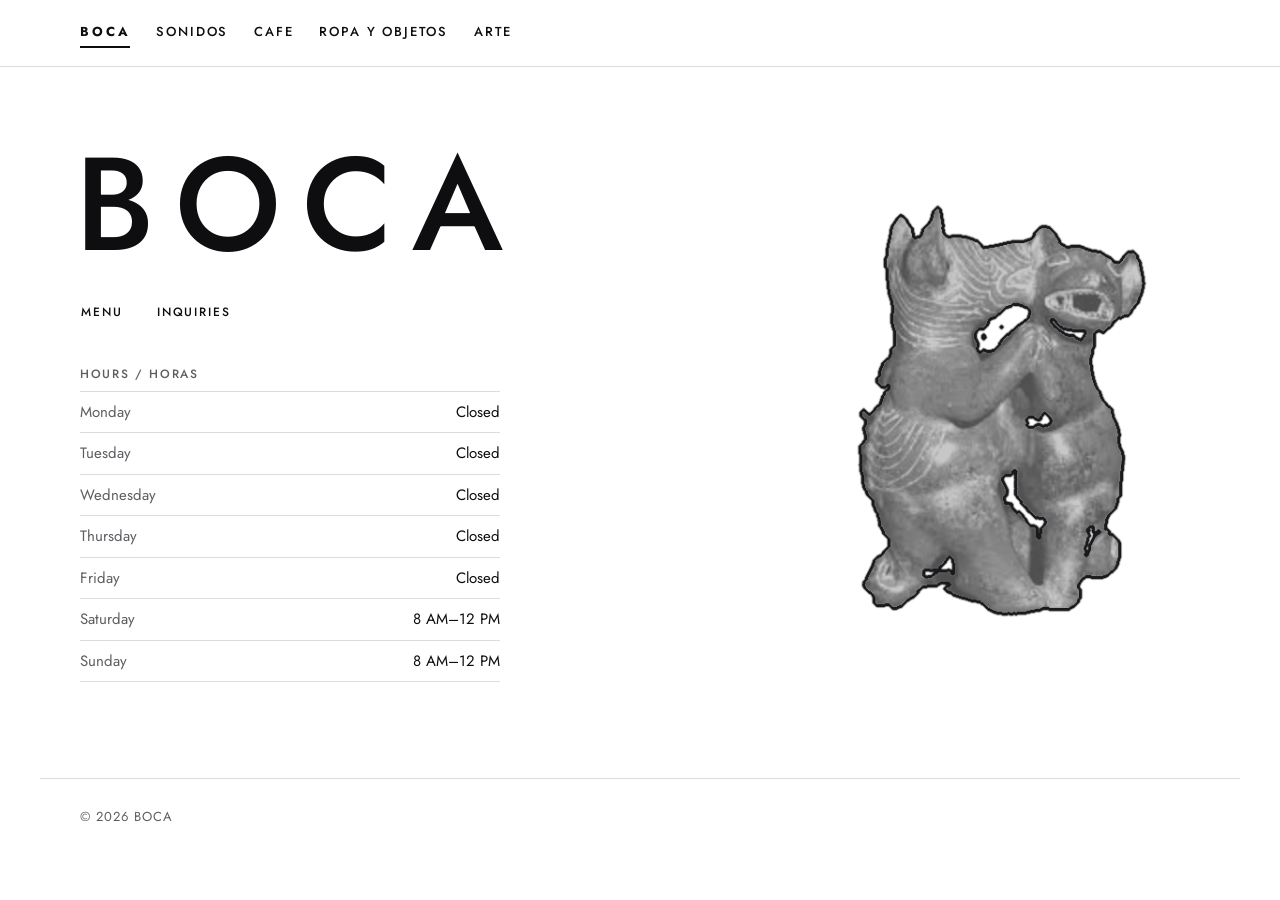
<file: index.html>
<!doctype html>
<html lang="en">
<head>
<meta charset="utf-8">
<meta name="viewport" content="width=device-width, initial-scale=1, viewport-fit=cover">
<title>boca</title>
<meta name="description" content="boca. Cafe, sonidos, vintage objects and art, inspired by Colima.">
<link rel="preconnect" href="https://fonts.googleapis.com">
<link rel="preconnect" href="https://fonts.gstatic.com" crossorigin>
<link rel="stylesheet" href="https://fonts.googleapis.com/css2?family=Jost:wght@300;400;500;600;700&display=swap">
<link rel="stylesheet" href="styles.css">
</head>
<body>
<svg width="0" height="0" style="position:absolute" aria-hidden="true" focusable="false">
  <filter id="ink" x="0" y="0" width="100%" height="100%">
    <feTurbulence type="fractalNoise" baseFrequency="0.85" numOctaves="2" seed="4" result="n"/>
    <feDisplacementMap in="SourceGraphic" in2="n" scale="0.9" xChannelSelector="R" yChannelSelector="G"/>
  </filter>
  <filter id="grain" x="0" y="0" width="100%" height="100%" color-interpolation-filters="sRGB">
    <feTurbulence type="fractalNoise" baseFrequency="0.55 0.7" numOctaves="3" seed="11" result="g"/>
    <feColorMatrix in="g" type="matrix" values="0 0 0 0 0  0 0 0 0 0  0 0 0 0 0  5 0 0 0 -1.15" result="grain0"/>
    <feGaussianBlur in="grain0" stdDeviation="0.5" result="grain"/>
    <feComposite in="SourceGraphic" in2="grain" operator="in"/>
  </filter>
</svg>

<header class="top">
  <div class="bar">
    <nav class="tabs" aria-label="Sections">
      <button class="tab" type="button" data-tab="home" aria-current="page">BOCA</button>
      <button class="tab" type="button" data-tab="sonidos">Sonidos</button>
      <button class="tab" type="button" data-tab="cafe">Cafe</button>
      <button class="tab" type="button" data-tab="ropa">Ropa y Objetos</button>
      <button class="tab" type="button" data-tab="arte">Arte</button>
    </nav>
    <button class="cartbtn" id="openCart" type="button" aria-haspopup="dialog" hidden>Pedido (<span id="cartCount">0</span>)</button>
  </div>
</header>

<main class="wrap">

  <section class="panel" data-panel="home">
    <div class="home">
      <div>
        <h1 class="wordmark">BOCA</h1>
        <div class="home-actions">
          <button class="link-btn" type="button" data-go="cafe">Order to go</button>
          <button class="link-btn" type="button" data-go="inquiries" data-topic="General">Inquiries</button>
        </div>
        <div class="hours-block">
          <p class="eyebrow">Hours / Horas</p>
          <dl class="hours">
            <div><dt>Monday</dt><dd>Closed</dd></div>
            <div><dt>Tuesday</dt><dd>Closed</dd></div>
            <div><dt>Wednesday</dt><dd>Closed</dd></div>
            <div><dt>Thursday</dt><dd>Closed</dd></div>
            <div><dt>Friday</dt><dd>Closed</dd></div>
            <div><dt>Saturday</dt><dd>8 AM&ndash;12 PM</dd></div>
            <div><dt>Sunday</dt><dd>8 AM&ndash;12 PM</dd></div>
          </dl>
        </div>
      </div>
      <div class="home-mark" role="img" aria-label="Two dancing dogs, a ceramic figure from Colima"></div>
    </div>
  </section>

  <section class="panel" data-panel="sonidos" hidden>
    <div class="head">
      <h2 class="page-title">Pronto</h2>
    </div>
  </section>

  <section class="panel" data-panel="cafe" hidden>
    <h2 class="page-title" style="position:absolute;width:1px;height:1px;overflow:hidden;clip:rect(0 0 0 0);white-space:nowrap">Cafe</h2>
    <div class="head" style="margin-bottom:0">
      <p class="lede" id="cafeLede" hidden></p>
    </div>
    <div class="scanwrap">
      <div class="scan">
        <article class="sheet" aria-label="Cafe menu">
          <div class="sheet-print" aria-hidden="true"></div>
          <div class="sheet-ink">
            <header class="m-head">
              <h3 class="m-title">BOCA</h3>
            </header>
            <div id="menuBody"></div>
          </div>
          <div class="sheet-scan" aria-hidden="true"></div>
        </article>
      </div>
    </div>
  </section>

  <section class="panel" data-panel="inquiries" hidden>
    <div class="dinner">
      <div>
        <h2 class="page-title">Inquiries</h2>
        <p class="lede">Questions about sonidos, ropa y objetos, arte, or anything else. Leave a note and a way to reach you.</p>
      </div>
      <div>
        <form id="inqForm" novalidate>
          <div class="field"><label for="iName">Name</label><input id="iName" type="text" autocomplete="name"></div>
          <div class="field"><label for="iContact">Phone or email</label><input id="iContact" type="text" autocomplete="email"></div>
          <div class="field"><label for="iTopic">About</label>
            <select id="iTopic"><option>General</option><option>Sonidos</option><option>Ropa y Objetos</option><option>Arte</option><option>Cafe</option></select></div>
          <div class="field"><label for="iMsg">Message</label><textarea id="iMsg" rows="4" maxlength="600"></textarea></div>
          <p class="err" id="inqErr" role="alert"></p>
          <button class="btn" type="submit" id="inqBtn" style="align-self:flex-start">Send</button>
        </form>
        <div class="outcome" id="inqOutcome" hidden></div>
      </div>
    </div>
  </section>

  <section class="panel" data-panel="ropa" hidden>
    <div class="head">
      <h2 class="page-title" id="ropaTitle">Pronto</h2>
      <p class="lede" id="ropaLede" hidden>Vintage clothing and objects. One of each. Ask us to hold a piece and pay when you pick it up.</p>
    </div>
    <div class="holdbox" id="holdBox" hidden>
      <form id="holdForm" novalidate>
        <p class="eyebrow">Hold request</p>
        <h3 id="holdTitle" style="font-size:22px;font-weight:500"></h3>
        <div class="field"><label for="hName">Name</label><input id="hName" type="text" autocomplete="name"></div>
        <div class="field"><label for="hPhone">Phone</label><input id="hPhone" type="tel" autocomplete="tel"></div>
        <div class="field"><label for="hNote">Note<span>optional</span></label><textarea id="hNote" rows="2" maxlength="300"></textarea></div>
        <p class="err" id="holdErr" role="alert"></p>
        <div style="display:flex;gap:10px;flex-wrap:wrap">
          <button class="btn" type="submit" id="holdBtn">Request hold</button>
          <button class="btn ghost" type="button" id="holdCancel">Cancel</button>
        </div>
      </form>
      <div class="outcome" id="holdOutcome" hidden></div>
    </div>
    <div class="pieces" id="pieces" hidden></div>
  </section>

  <section class="panel" data-panel="arte" hidden>
    <div class="head">
      <h2 class="page-title" id="arteTitle">Pronto</h2>
      <p class="lede" id="arteLede" hidden></p>
    </div>
    <div class="art-grid" id="artGrid" hidden></div>
  </section>

</main>

<footer>
  <div class="wrap">&copy; 2026 BOCA</div>
</footer>

<div class="lightbox" id="lightbox" role="dialog" aria-modal="true" aria-label="Artwork" hidden>
  <button class="lb-close" id="lbClose" type="button">Close</button>
  <figure class="lb-fig">
    <img id="lbImg" alt="">
    <figcaption class="lb-cap" id="lbCap"></figcaption>
  </figure>
</div>

<div class="scrim" id="scrim" hidden></div>
<aside class="drawer" id="cart" role="dialog" aria-modal="true" aria-labelledby="cartTitle" aria-hidden="true">
  <div class="dh"><h2 id="cartTitle">Your order</h2><button class="x" id="closeCart" type="button">Close</button></div>
  <div class="db" id="cartMain">
    <p class="empty" id="emptyMsg">Nothing here yet. Add something from the menu.</p>
    <ul class="lines" id="lines"></ul>
    <form id="orderForm" novalidate hidden>
      <div>
        <div class="tot"><span>Subtotal</span><span class="price" id="sub">$0.00</span></div>
        <p class="muted small">Pay when you pick up. Tax is added then.</p>
      </div>
      <h3>Pickup</h3>
      <div class="field"><label for="oName">Name</label><input id="oName" type="text" autocomplete="name"></div>
      <div class="field"><label for="oPhone">Phone</label><input id="oPhone" type="tel" autocomplete="tel"></div>
      <div class="two">
        <div class="field"><label for="oDate">Day</label><select id="oDate"></select></div>
        <div class="field"><label for="oTime">Time</label><select id="oTime"></select></div>
      </div>
      <div class="field"><label for="oNote">Note<span>optional</span></label><textarea id="oNote" rows="2" maxlength="300"></textarea></div>
      <p class="err" id="orderErr" role="alert"></p>
      <button class="btn" type="submit" id="orderBtn">Place order</button>
    </form>
  </div>
  <div class="db" id="cartDone" hidden></div>
</aside>

<script src="app.js"></script>
</body>
</html>
</file>
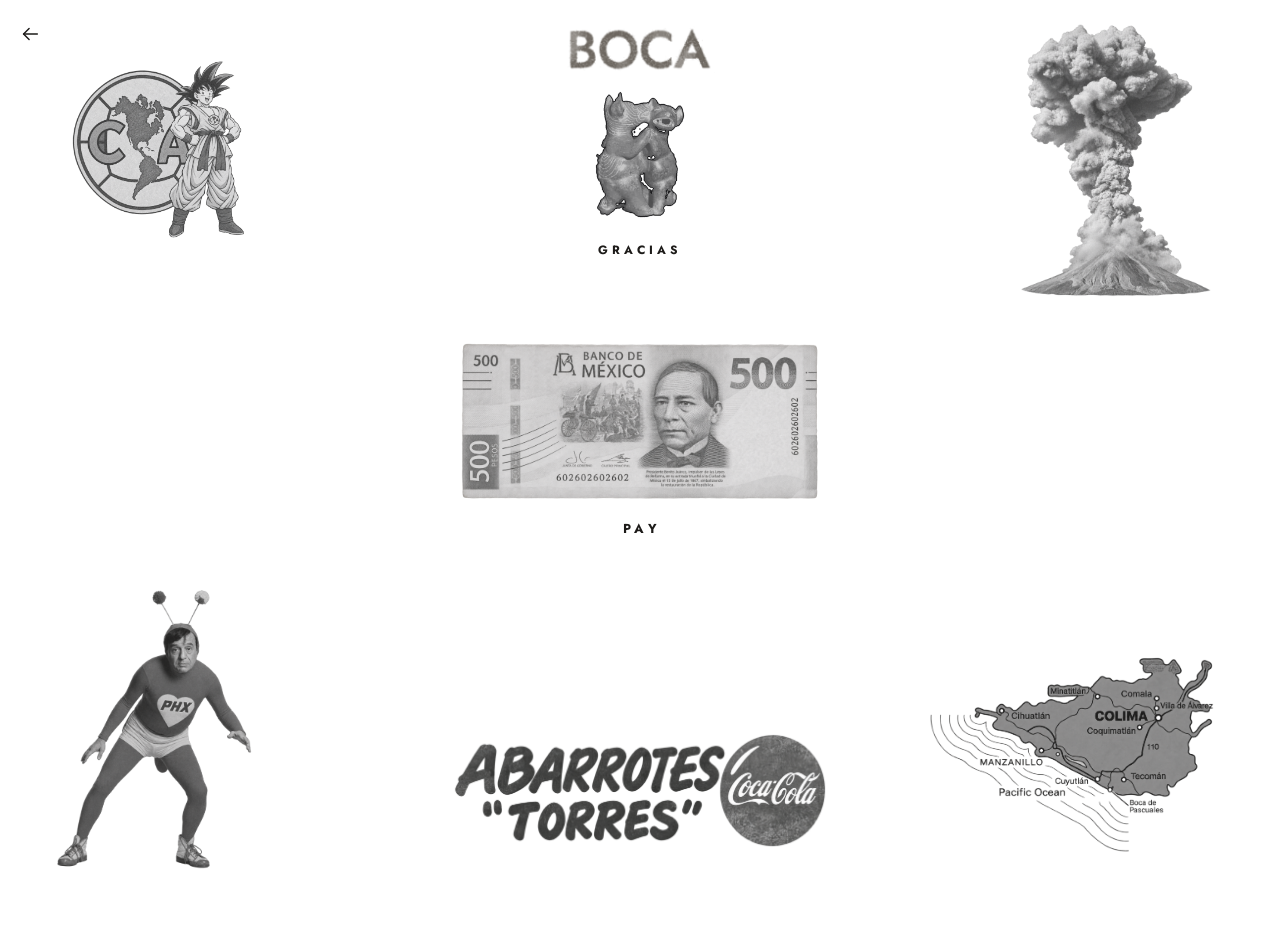
<file: gracias.html>
<!doctype html>
<html lang="en">
<head>
<meta charset="utf-8">
<meta name="viewport" content="width=device-width, initial-scale=1, viewport-fit=cover">
<title>BOCA</title>
<meta name="robots" content="noindex, nofollow">
<link rel="preconnect" href="https://fonts.googleapis.com">
<link rel="preconnect" href="https://fonts.gstatic.com" crossorigin>
<link rel="stylesheet" href="https://fonts.googleapis.com/css2?family=Jost:wght@400;500;600;700&display=swap">
<style>
  :root { --bg:#fff; --ink:#1d1b19; --muted:#7a756d; --line:#d8d3cb;
          --font:'Jost','Futura','Century Gothic','Avenir Next',system-ui,sans-serif; color-scheme: light; }
  * { box-sizing: border-box; }
  body { position:relative; margin:0; background:var(--bg); color:var(--ink); font-family:var(--font); font-size:15px; line-height:1.5;
         padding-left:max(16px, env(safe-area-inset-left,0px)); padding-right:max(16px, env(safe-area-inset-right,0px));
         -webkit-font-smoothing:antialiased; }
  img { display:block; max-width:100%; height:auto; }
  .wrap { max-width:1180px; margin:0 auto; padding-block:24px 70px; }

  /* Three rows: top corners + header, the bill in the middle, three images along the bottom. */
  .back { position:absolute; top:max(12px, env(safe-area-inset-top,0px)); left:max(8px, env(safe-area-inset-left,0px)); z-index:5;
          width:44px; height:44px; display:grid; place-items:center; color:var(--ink); border:1px solid transparent; border-radius:2px; }
  .back svg { width:22px; height:22px; fill:none; stroke:currentColor; stroke-width:1.6; stroke-linecap:round; stroke-linejoin:round; }
  .back:hover, .back:focus-visible { border-color:var(--ink); outline:none; }
  .stage { display:grid; grid-template-columns: 1fr minmax(230px, 380px) 1fr; column-gap:24px; row-gap:44px; align-items:start; }
  .art { mix-blend-mode:multiply; pointer-events:none; user-select:none; }
  .ph { display:grid; place-items:center; border:1px dashed var(--line); color:var(--muted); font-size:11px;
        letter-spacing:.24em; text-transform:uppercase; text-align:center; padding:8px; }

  .ca     { grid-column:1; grid-row:1; justify-self:start; width:clamp(120px,15vw,185px); margin:36px 0 0 4%; }
  .volcan { grid-column:3; grid-row:1; justify-self:end;   width:clamp(120px,15vw,190px); margin:0 5% 0 0; }
  .head   { grid-column:2; grid-row:1; justify-self:center; display:flex; flex-direction:column; align-items:center; gap:16px; }
  .head .name { width:clamp(110px,13vw,150px); }
  .head .dogs { width:clamp(66px,8vw,92px); }
  .head h1 { margin:6px 0 0; font-size:12px; font-weight:700; letter-spacing:.34em; text-transform:uppercase; }

  .pay { grid-column:1 / -1; grid-row:2; justify-self:center; display:flex; flex-direction:column; align-items:center; gap:14px; width:100%; }
  .bill { appearance:none; background:none; border:0; padding:0; cursor:pointer; font:inherit; color:inherit;
          display:flex; flex-direction:column; align-items:center; gap:14px; }
  .bill .art { width:clamp(220px,30vw,360px); pointer-events:none; }
  .bill .ph { width:clamp(220px,30vw,360px); }
  .bill .label { font-size:13px; font-weight:700; letter-spacing:.36em; text-transform:uppercase; padding:4px 0 4px .36em;
                 border-bottom:1px solid transparent; }
  .bill:hover .label, .bill:focus-visible .label { border-bottom-color:var(--ink); }
  .bill:focus-visible { outline:none; }

  .codes { display:none; grid-template-columns:repeat(3, minmax(0,200px)); gap:28px; justify-content:center; padding-top:10px; width:100%; }
  .codes.open { display:grid; animation:rise .25s ease-out; }
  @keyframes rise { from { opacity:0; transform:translateY(-6px);} to { opacity:1; transform:none; } }
  .code { display:flex; flex-direction:column; align-items:center; gap:10px; min-width:0; }
  .code .slot { width:100%; aspect-ratio:1; display:grid; place-items:center; }
  .code .slot img { width:100%; height:100%; object-fit:contain; }
  .code b { font-size:13px; font-weight:600; letter-spacing:.24em; text-transform:uppercase; }
  .code a { color:var(--muted); font-size:12px; letter-spacing:.16em; text-transform:uppercase; text-decoration:none; padding:6px 10px; border:1px solid transparent; }
  .code a:hover, .code a:focus-visible { border-color:var(--ink); color:var(--ink); outline:none; }

  .phx    { grid-column:1; grid-row:3; justify-self:start; align-self:end; width:clamp(120px,16vw,200px); margin-left:1%; }
  .torres { grid-column:2; grid-row:3; justify-self:center; align-self:end; width:clamp(210px,30vw,380px); margin-bottom:18px; }
  .colima { grid-column:3; grid-row:3; justify-self:end; align-self:end; width:clamp(190px,25vw,310px); }

  @media (max-width:720px) {
    .stage { display:flex; flex-direction:column; align-items:center; gap:26px; }
    .head { order:1; } .pay { order:2; }
    .ca { order:3; width:132px; align-self:flex-start; margin:0; }
    .volcan { order:4; width:132px; align-self:flex-end; margin:-12px 0 0; }
    .phx { order:5; width:118px; align-self:flex-start; margin:0; }
    .torres { order:6; width:230px; margin:0; }
    .colima { order:7; width:230px; align-self:flex-end; margin:0; }
    .codes { grid-template-columns:minmax(0,220px); gap:30px; }
  }
  @media (prefers-reduced-motion: reduce) { .codes.open { animation:none; } }
</style>
</head>
<body>
<a class="back" href="index.html" aria-label="Back to home"><svg viewBox="0 0 24 24" aria-hidden="true"><path d="M20 12H5"/><path d="M11 6l-6 6 6 6"/></svg></a>
<main class="wrap">
  <section class="stage">
    <img class="art ca"     data-name="CA"     src="fotos/CA.png"     alt="">
    <header class="head">
      <img class="name" src="boca.png" alt="BOCA">
      <img class="dogs" src="dogs.png" alt="Dancing dogs of Colima">
      <h1>Gracias</h1>
    </header>
    <img class="art volcan" data-name="Volcan" src="fotos/Volcan.png" alt="">

    <div class="pay">
      <button class="bill" type="button" aria-expanded="false" aria-controls="codes">
        <img class="art" data-name="Benito" src="fotos/Benito.png" alt="">
        <span class="label">Pay</span>
      </button>
      <div class="codes" id="codes">
        <div class="code"><div class="slot"><img src="qr-venmo.png" alt="Venmo QR code"></div><b>Venmo</b><a href="https://venmo.com/u/Antonio-Torres94" rel="noopener">Open</a></div>
        <div class="code"><div class="slot"><img src="qr-cash.png" alt="Cash App QR code"></div><b>Cash App</b><a href="https://cash.app/$tonysimba" rel="noopener">Open</a></div>
        <div class="code"><div class="slot"><img src="qr-apple.png" alt="Apple Cash QR code"></div><b>Apple Cash</b><a href="sms:+16237553736" rel="noopener">Open</a></div>
      </div>
    </div>

    <img class="art phx"    data-name="PHX"    src="fotos/PHX.png"    alt="">
    <img class="art torres" data-name="Torres" src="fotos/Torres.png" alt="">
    <img class="art colima" data-name="Colima" src="fotos/Colima.png"       alt="">
  </section>
</main>
<script>
  // Your photos live in fotos/ and are named CA, Volcan, Benito, PHX, Torres, Colima.
  // The page tries .png, then .jpg, .jpeg, .webp. A missing photo simply doesn't show.
  var EXT = ['png', 'jpg', 'jpeg', 'webp'];
  var PREVIEW = false;
  document.querySelectorAll('img[data-name]').forEach(function (img) {
    var name = img.getAttribute('data-name'), i = 0;
    function fail() {
      if (!/^fotos\//.test(img.getAttribute('src') || '')) return;
      i++;
      if (i < EXT.length) { img.src = 'fotos/' + name + '.' + EXT[i]; return; }
      if (PREVIEW) { var d = document.createElement('div'); d.className = img.className.replace('art', 'ph') + ' ph';
        d.style.aspectRatio = name === 'Torres' || name === 'Benito' ? '2.4 / 1' : name === 'PHX' ? '1 / 1.6' : '1 / 1';
        d.textContent = name; img.replaceWith(d); }
      else img.remove();
    }
    img.addEventListener('error', fail);
    if (img.complete && img.naturalWidth === 0) fail();
  });
  var bill = document.querySelector('.bill'), codes = document.getElementById('codes');
  bill.addEventListener('click', function () {
    var open = codes.classList.toggle('open');
    bill.setAttribute('aria-expanded', open ? 'true' : 'false');
    if (open) codes.scrollIntoView({ behavior: 'smooth', block: 'nearest' });
  });
  // Arriving from the Arte bill (gracias.html#open) shows the codes right away.
  if (location.hash === '#open') { codes.classList.add('open'); bill.setAttribute('aria-expanded', 'true'); }
</script>
</body>
</html>
</file>
<file: styles.css>
/* Base reset (the Claude-hosted version gets this from its page shell) */
html { color-scheme: light; padding: env(safe-area-inset-top, 0px) 0 env(safe-area-inset-bottom, 0px); }
body { margin: 0; }
img { max-width: 100%; }
[hidden] { display: none !important; }

/* Layout: plain white page, one row of uppercase tabs. The only color is the blue scanned menu.
   Type: Jost throughout. The menu sheet uses the same face one or two weights heavier. */
:root {
  --bg: #FFFFFF;
  --ink: #0E0E10;
  --muted: #5E5E63;
  --line: #DCDCDF;
  --tile: #F2F2F3;
  --paper-ink: #07070A;
  --focus: #1F3FA8;
  --err: #B3261E;
  --font: 'Jost', 'Futura', 'Century Gothic', system-ui, sans-serif;
  --dogs: url("dogs.png");
  --dogs-wm: url("dogs-wm.png");
  --paper: url("paper.jpg");
  --scan: url("scan.png");
  --boca: url("boca.png");
  color-scheme: light;
}

* { box-sizing: border-box; }
html { scroll-behavior: smooth; }
body {
  background: var(--bg);
  color: var(--ink);
  font-family: var(--font);
  font-size: 16px;
  line-height: 1.5;
  padding-inline: clamp(16px, 4vw, 40px);
  -webkit-font-smoothing: antialiased;
}
.wrap { max-width: 1120px; margin-inline: auto; }
h1, h2, h3, h4, p, dl, dd, ul { margin: 0; padding: 0; }
a { color: inherit; }
button, input, select, textarea { font: inherit; color: inherit; }
button { cursor: pointer; }
:focus-visible { outline: 2px solid var(--focus); outline-offset: 2px; }
.muted { color: var(--muted); }
.small { font-size: 14px; }
.price { font-variant-numeric: tabular-nums; }

/* Tabs */
.top { border-bottom: 1px solid var(--line); margin-inline: calc(-1 * clamp(16px, 4vw, 40px)); padding-inline: clamp(16px, 4vw, 40px); }
.bar { max-width: 1120px; margin-inline: auto; display: flex; align-items: flex-start; justify-content: space-between; gap: 16px; padding-block: 18px; }
.tabs { display: flex; flex-wrap: wrap; gap: 8px 26px; min-width: 0; }
.tab, .cartbtn {
  background: none; border: 0; padding: 4px 0; font-size: 13px; font-weight: 500; letter-spacing: 0.14em; text-transform: uppercase;
  border-bottom: 2px solid transparent;
}
.tab[data-tab="home"] { font-weight: 700; letter-spacing: 0.22em; }
.tab:hover, .cartbtn:hover { border-bottom-color: var(--line); }
.tab[aria-current="page"] { border-bottom-color: var(--ink); }
.cartbtn { white-space: nowrap; }

/* Panels */
.panel { padding-block: clamp(36px, 7vw, 72px) clamp(48px, 8vw, 96px); }
.page-title { font-size: clamp(28px, 5vw, 44px); font-weight: 400; letter-spacing: 0.14em; text-transform: uppercase; }
.lede { margin-top: 12px; max-width: 52ch; color: var(--muted); }
.head { display: flex; flex-direction: column; margin-bottom: clamp(28px, 5vw, 44px); }

/* Buttons */
.btn {
  display: inline-flex; align-items: center; justify-content: center;
  background: var(--ink); color: var(--bg); border: 1px solid var(--ink);
  border-radius: 0; padding: 12px 22px; font-size: 13px; font-weight: 500; letter-spacing: 0.14em; text-transform: uppercase; text-decoration: none;
}
.btn:hover { opacity: 0.85; }
.btn.ghost { background: transparent; color: var(--ink); }
.btn.ghost:hover { background: var(--tile); opacity: 1; }
.btn:disabled { opacity: 0.45; cursor: default; }

/* Home */
.home { display: grid; grid-template-columns: minmax(0, 1.25fr) minmax(0, 0.75fr); gap: 40px 64px; align-items: center; }
.wordmark { font-size: clamp(54px, 12vw, 132px); font-weight: 500; letter-spacing: 0.16em; line-height: 1; margin-left: -0.04em; }
.home-actions { display: flex; gap: 4px 8px; flex-wrap: wrap; margin-top: 24px; margin-left: -12px; }
.link-btn { background: none; border: 1px solid transparent; padding: 7px 12px; font-size: 12px; font-weight: 500; letter-spacing: 0.16em; text-transform: uppercase; }
.link-btn:hover, .link-btn:focus-visible { border-color: var(--ink); }
.hours-block { margin-top: 36px; max-width: 420px; }
.hours-block .eyebrow { margin-bottom: 8px; }
.hours { border-top: 1px solid var(--line); }
.hours div { display: flex; justify-content: space-between; gap: 16px; padding-block: 9px; border-bottom: 1px solid var(--line); font-size: 15px; }
.hours dt { color: var(--muted); }
.hours dd { text-align: right; }
.home-mark { width: 100%; max-width: 300px; aspect-ratio: 316 / 447; justify-self: center; background: var(--dogs) center / contain no-repeat; }

/* Menu sheet: a scanned blue concrete-paper menu */
.scanwrap { padding-inline: 10px; }
.scan { max-width: 560px; margin-inline: auto; filter: drop-shadow(0 12px 18px rgba(60, 44, 24, 0.2)); }
.sheet {
  position: relative; isolation: isolate;
  background: var(--paper) center / cover;
  padding: clamp(40px, 8vw, 76px) clamp(26px, 8vw, 80px) clamp(40px, 7vw, 64px);
  min-height: clamp(780px, 170vw, 1090px);
  clip-path: polygon(0.3% 0.2%, 38% 0, 71% 0.25%, 99.6% 0, 100% 38%, 99.7% 71%, 100% 99.8%, 62% 100%, 31% 99.7%, 0.2% 100%, 0 64%, 0.3% 30%);
  color: var(--paper-ink);
  --paper-ink: #3a3430;
}
.sheet-print {
  position: absolute; left: 50%; bottom: 5%; width: min(66%, 400px); aspect-ratio: 316 / 447; transform: translateX(-50%) rotate(2deg);
  background: var(--dogs-wm) center / contain no-repeat; mix-blend-mode: multiply; opacity: 0.4; pointer-events: none; z-index: 0;
}
.sheet-ink { position: relative; z-index: 1; filter: url(#ink); mix-blend-mode: multiply; }
#menuBody { filter: url(#grain); }
.sheet-scan { position: absolute; inset: 0; background: var(--scan) center / 100% 100% no-repeat; pointer-events: none; z-index: 2; }

.m-head { display: flex; flex-direction: column; align-items: center; gap: 5px; text-align: center; padding-bottom: clamp(26px, 5vw, 40px); }
.m-title { width: 23.2%; min-width: 84px; aspect-ratio: 160 / 53; background: var(--boca) center / contain no-repeat; font-size: 0; line-height: 0; overflow: hidden; text-indent: -9999px; }
.m-sub { font-size: 10px; font-weight: 500; letter-spacing: 0.36em; text-transform: uppercase; margin-right: -0.36em; }
.m-sec + .m-sec { margin-top: 20px; }
.m-h { font-size: 11px; font-weight: 700; letter-spacing: 0.32em; text-transform: uppercase; padding-bottom: 6px; border-bottom: 1px solid var(--paper-ink); }
.m-row { list-style: none; padding-block: 8px 3px; }
.m-line { display: flex; align-items: baseline; }
.m-name { font-size: clamp(14px, 2.1vw, 16px); font-weight: 500; letter-spacing: 0.01em; min-width: 0; }
.m-dots { flex: 1 1 12px; min-width: 12px; margin-inline: 8px; border-bottom: 1px solid var(--paper-ink); transform: translateY(-4px); opacity: 0.45; }
.m-price { font-size: clamp(14px, 2.1vw, 16px); font-weight: 600; font-variant-numeric: tabular-nums; white-space: nowrap; }
.m-note { margin-top: 0; font-size: 12px; font-weight: 400; }
.m-adds { display: flex; flex-wrap: wrap; gap: 8px; margin: 4px 0 0 -9px; }
.m-adds .m-step { margin-left: 9px; }
.m-btn, .m-step {
  display: inline-flex; align-items: center; gap: 2px; border: 1px solid transparent; background: transparent; color: var(--paper-ink);
  font-size: 10px; font-weight: 700; letter-spacing: 0.2em; text-transform: uppercase; line-height: 1;
}
.m-btn { padding: 7px 9px; }
.m-btn:hover { background: var(--paper-ink); color: #EFE6D0; }
.m-step { padding: 0; border-color: var(--paper-ink); }
.m-step .m-opt { padding: 0 3px 0 10px; }
.m-step button { background: none; border: 0; color: inherit; font-size: 14px; font-weight: 600; width: 28px; height: 28px; line-height: 1; }
.m-step button:hover { background: var(--paper-ink); color: #EFE6D0; }
.m-step output { min-width: 20px; text-align: center; font-size: 11px; letter-spacing: 0; font-variant-numeric: tabular-nums; }
.sheet :focus-visible { outline: 2px solid var(--paper-ink); outline-offset: 2px; }

/* Forms */
form { display: flex; flex-direction: column; gap: 18px; }
.field { display: flex; flex-direction: column; gap: 6px; min-width: 0; border: 0; padding: 0; margin: 0; }
.field label, .field legend, .field .label { font-size: 12px; font-weight: 500; letter-spacing: 0.14em; text-transform: uppercase; color: var(--muted); padding: 0; }
.field label span, .field .label span { text-transform: none; letter-spacing: 0; margin-left: 6px; }
input[type="text"], input[type="tel"], input[type="email"], select, textarea {
  width: 100%; min-width: 0; background: var(--bg); border: 1px solid #B9B9BE; border-radius: 0; padding: 11px 12px; font-size: 16px;
}
textarea { resize: vertical; min-height: 72px; }
input:focus-visible, select:focus-visible, textarea:focus-visible { outline: 2px solid var(--focus); outline-offset: 0; border-color: var(--focus); }
.two { display: grid; grid-template-columns: repeat(2, minmax(0, 1fr)); gap: 16px; }
.chips { display: flex; flex-wrap: wrap; gap: 8px; }
.chip { position: relative; }
.chip input { position: absolute; opacity: 0; inset: 0; margin: 0; cursor: pointer; }
.chip span { display: block; padding: 9px 14px; border: 1px solid #B9B9BE; font-size: 14px; font-variant-numeric: tabular-nums; }
.chip input:checked + span { background: var(--ink); color: var(--bg); border-color: var(--ink); }
.chip input:focus-visible + span { outline: 2px solid var(--focus); outline-offset: 2px; }
.stepper { display: inline-flex; align-items: center; border: 1px solid #B9B9BE; align-self: flex-start; }
.stepper button { width: 38px; height: 38px; background: none; border: 0; font-size: 18px; line-height: 1; }
.stepper button:disabled { opacity: 0.35; cursor: default; }
.stepper output, .stepper span { min-width: 32px; text-align: center; font-variant-numeric: tabular-nums; font-weight: 500; }
.err { color: var(--err); font-size: 14px; }
.err:empty { display: none; }
.outcome { display: flex; flex-direction: column; gap: 14px; align-items: flex-start; }
.outcome h3 { font-size: 26px; font-weight: 400; letter-spacing: 0.1em; text-transform: uppercase; }
.outcome pre, .outcome textarea {
  width: 100%; margin: 0; padding: 14px; background: var(--tile); border: 1px solid var(--line);
  font: 13px/1.6 ui-monospace, SFMono-Regular, Menlo, monospace; white-space: pre-wrap; overflow-wrap: anywhere;
}
.outcome textarea { min-height: 170px; }
.eyebrow { font-size: 12px; font-weight: 500; letter-spacing: 0.14em; text-transform: uppercase; color: var(--muted); }

/* Events */
.dinner { display: grid; grid-template-columns: minmax(0, 5fr) minmax(0, 6fr); gap: 40px 64px; }
.facts { list-style: none; margin-top: 24px; border-top: 1px solid var(--line); }
.facts li { display: flex; justify-content: space-between; gap: 16px; padding-block: 12px; border-bottom: 1px solid var(--line); font-size: 15px; }
.facts li span:first-child { color: var(--muted); }
.facts li span:last-child { text-align: right; }

/* Ropa y Objetos */
.pieces { display: grid; grid-template-columns: repeat(3, minmax(0, 1fr)); gap: 36px 20px; }
.piece { display: flex; flex-direction: column; gap: 8px; min-width: 0; }
.piece-img { aspect-ratio: 4 / 5; max-width: 100%; background: var(--tile) center / cover no-repeat; display: flex; align-items: flex-end; padding: 10px; font-size: 12px; letter-spacing: 0.14em; text-transform: uppercase; color: var(--muted); }
.piece h3 { font-size: 16px; font-weight: 500; }
.piece .row { display: flex; justify-content: space-between; gap: 12px; }
.piece .btn { align-self: flex-start; padding: 9px 16px; font-size: 12px; }
.piece.sold { opacity: 0.55; }
.holdbox { max-width: 520px; margin-bottom: 40px; padding-bottom: 32px; border-bottom: 1px solid var(--line); }

/* Arte */
.art-grid { column-count: 3; column-gap: 20px; }
.art-grid.squares { column-count: auto; display: grid; grid-template-columns: repeat(3, minmax(0, 1fr)); gap: clamp(14px, 3vw, 36px); }
.art-grid.squares .art { margin: 0; gap: 0; }
.art-grid.squares .art-open { aspect-ratio: 1; background: none; display: grid; place-items: center; cursor: zoom-in; text-decoration: none; }
.art-grid.squares .art-open.go { cursor: pointer; }
.art-grid.squares .art-open img { width: 100%; height: 100%; object-fit: contain; mix-blend-mode: multiply; }
.art-grid.squares .art-ph { display: grid; place-items: center; aspect-ratio: 1; color: var(--line); font-size: 11px; letter-spacing: .24em; text-transform: uppercase; }
.art { break-inside: avoid; margin: 0 0 32px; display: flex; flex-direction: column; gap: 10px; }
.art-open { display: block; width: 100%; padding: 0; border: 0; background: var(--tile); cursor: zoom-in; }
.art-open img { display: block; width: 100%; height: auto; }
.art figcaption, .lb-cap { display: flex; flex-direction: column; gap: 2px; font-size: 14px; }
.art .t, .lb-cap .t { font-weight: 500; }
.art .m, .lb-cap .m { color: var(--muted); font-size: 13px; }
.lightbox {
  position: fixed; inset: 0; z-index: 60; background: rgba(255, 255, 255, 0.98);
  display: flex; flex-direction: column; align-items: center; justify-content: center; gap: 16px;
  padding: calc(64px + env(safe-area-inset-top, 0px)) 16px calc(24px + env(safe-area-inset-bottom, 0px)); overflow: auto;
}
.lightbox[hidden] { display: none; }
.lb-close { position: absolute; top: calc(14px + env(safe-area-inset-top, 0px)); right: 16px; background: none; border: 0; padding: 6px 4px; font-size: 13px; font-weight: 500; letter-spacing: 0.14em; text-transform: uppercase; }
.lb-fig { margin: 0; display: flex; flex-direction: column; align-items: flex-start; gap: 14px; max-width: min(100%, 980px); }
.lb-fig img { display: block; max-width: 100%; max-height: 68vh; width: auto; height: auto; }
.lb-cap .btn { margin-top: 10px; align-self: flex-start; padding: 10px 18px; font-size: 12px; }

footer { border-top: 1px solid var(--line); padding-block: 28px calc(28px + env(safe-area-inset-bottom, 0px)); color: var(--muted); font-size: 13px; letter-spacing: 0.08em; }

/* Cart drawer */
.scrim { position: fixed; inset: 0; z-index: 40; background: rgba(14, 14, 16, 0.4); }
.drawer {
  position: fixed; top: 0; bottom: 0; right: 0; z-index: 50; width: min(440px, 100%);
  background: var(--bg); border-left: 1px solid var(--line);
  display: flex; flex-direction: column;
  transform: translateX(100%); visibility: hidden;
  transition: transform 0.26s ease, visibility 0s linear 0.26s;
}
.drawer.open { transform: none; visibility: visible; transition: transform 0.26s ease; }
.dh { display: flex; align-items: center; justify-content: space-between; padding: calc(16px + env(safe-area-inset-top, 0px)) 20px 16px; border-bottom: 1px solid var(--line); }
.dh h2 { font-size: 18px; font-weight: 500; letter-spacing: 0.16em; text-transform: uppercase; }
.x { background: none; border: 0; font-size: 13px; font-weight: 500; letter-spacing: 0.14em; text-transform: uppercase; padding: 6px 0; }
.db { flex: 1; overflow-y: auto; padding: 20px 20px calc(24px + env(safe-area-inset-bottom, 0px)); display: flex; flex-direction: column; gap: 18px; }
.db[hidden] { display: none; }
.empty { color: var(--muted); }
.lines { list-style: none; }
.lines:empty { display: none; }
.line { display: grid; grid-template-columns: minmax(0, 1fr) auto 64px; gap: 12px; align-items: center; padding-block: 12px; border-bottom: 1px solid var(--line); }
.line .ln { display: flex; flex-direction: column; min-width: 0; }
.line .n { font-weight: 500; }
.line .lt { text-align: right; }
.tot { display: flex; justify-content: space-between; font-weight: 500; font-size: 17px; }
.db h3 { font-size: 12px; font-weight: 500; letter-spacing: 0.14em; text-transform: uppercase; color: var(--muted); }

@media (max-width: 760px) {
  .home, .dinner { grid-template-columns: minmax(0, 1fr); gap: 36px; }
  .home-mark { max-width: 200px; justify-self: start; }
  .pieces { grid-template-columns: repeat(2, minmax(0, 1fr)); gap: 28px 14px; }
  .art-grid { column-count: 2; column-gap: 14px; }
  .art-grid.squares { column-count: auto; grid-template-columns: repeat(2, minmax(0, 1fr)); }
}
@media (max-width: 440px) {
  .tabs { gap: 6px 16px; }
  .tab, .cartbtn { font-size: 12px; letter-spacing: 0.1em; }
  .tab[data-tab="home"] { letter-spacing: 0.18em; }
  .two { grid-template-columns: minmax(0, 1fr); }
  .art-grid { column-count: 1; }
  .art-grid.squares { column-count: auto; grid-template-columns: repeat(2, minmax(0, 1fr)); }
}
@media (prefers-reduced-motion: reduce) {
  html { scroll-behavior: auto; }
  .drawer, .drawer.open { transition: none; }
}
</file>
